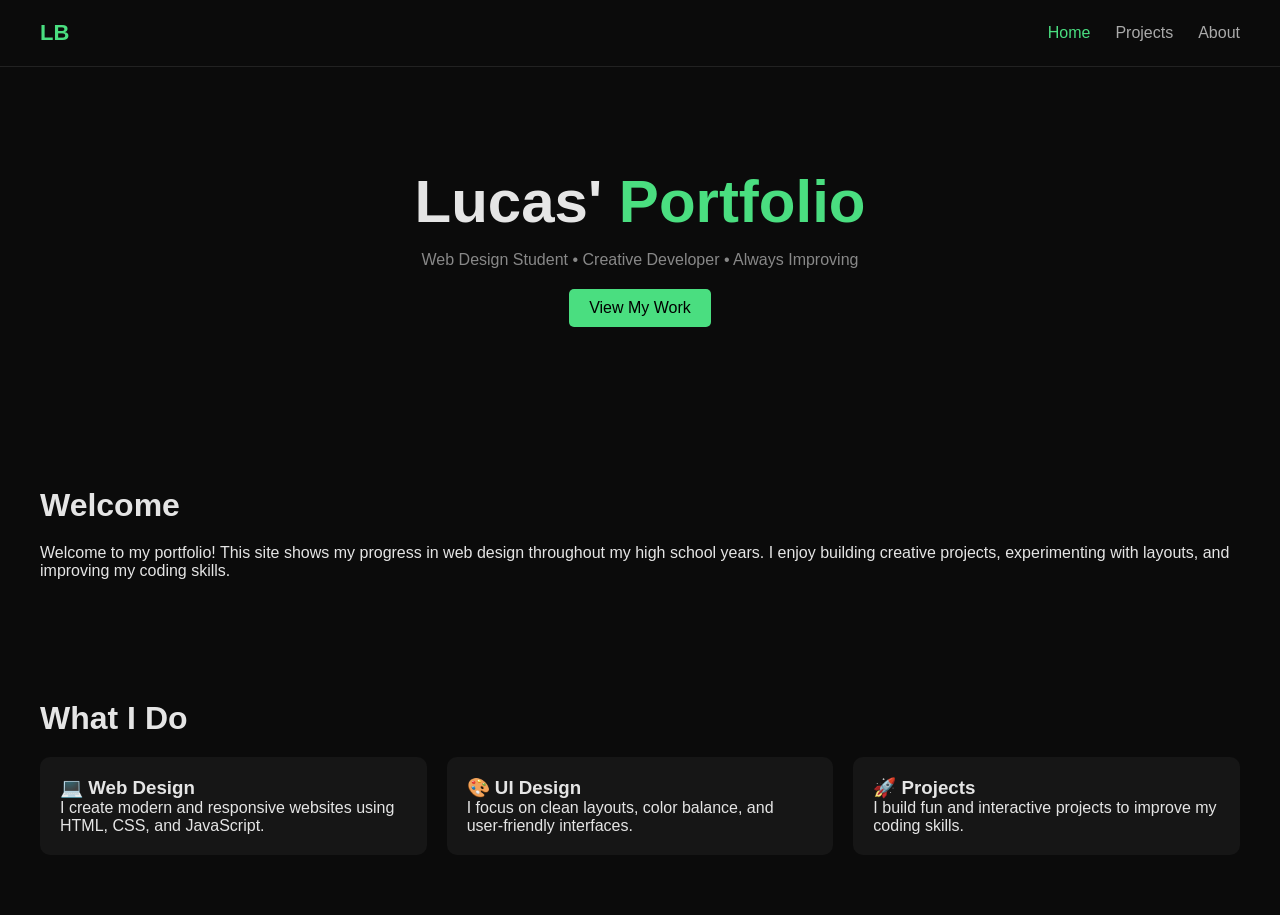
<file: index.html>
<!DOCTYPE html>
<html>
<head>
  <title>Home</title>
  <link rel="stylesheet" href="./homepage.css">
</head>
<body>

<nav>
  <div class="logo">LB</div>
  <ul>
    <li><a class="active" href="./index.html">Home</a></li>
    <li><a href="./projectpage.html">Projects</a></li>
    <li><a href="./aboutpage.html">About</a></li>
  </ul>
</nav>

<section class="hero">
  <h1>Lucas' <span class="green">Portfolio</span></h1>
  <p>Web Design Student • Creative Developer • Always Improving</p>
  <a href="./projectpage.html" class="btn">View My Work</a>
</section>

<section class="section">
  <h2>Welcome</h2>
  <p>
    Welcome to my portfolio! This site shows my progress in web design 
    throughout my high school years. I enjoy building creative projects, 
    experimenting with layouts, and improving my coding skills.
  </p>
</section>

<section class="section">
  <h2>What I Do</h2>
  <div class="card-container">

    <div class="card">
      <h3>💻 Web Design</h3>
      <p>I create modern and responsive websites using HTML, CSS, and JavaScript.</p>
    </div>

    <div class="card">
      <h3>🎨 UI Design</h3>
      <p>I focus on clean layouts, color balance, and user-friendly interfaces.</p>
    </div>

    <div class="card">
      <h3>🚀 Projects</h3>
      <p>I build fun and interactive projects to improve my coding skills.</p>
    </div>

  </div>
</section>

</body>
</html>
</file>
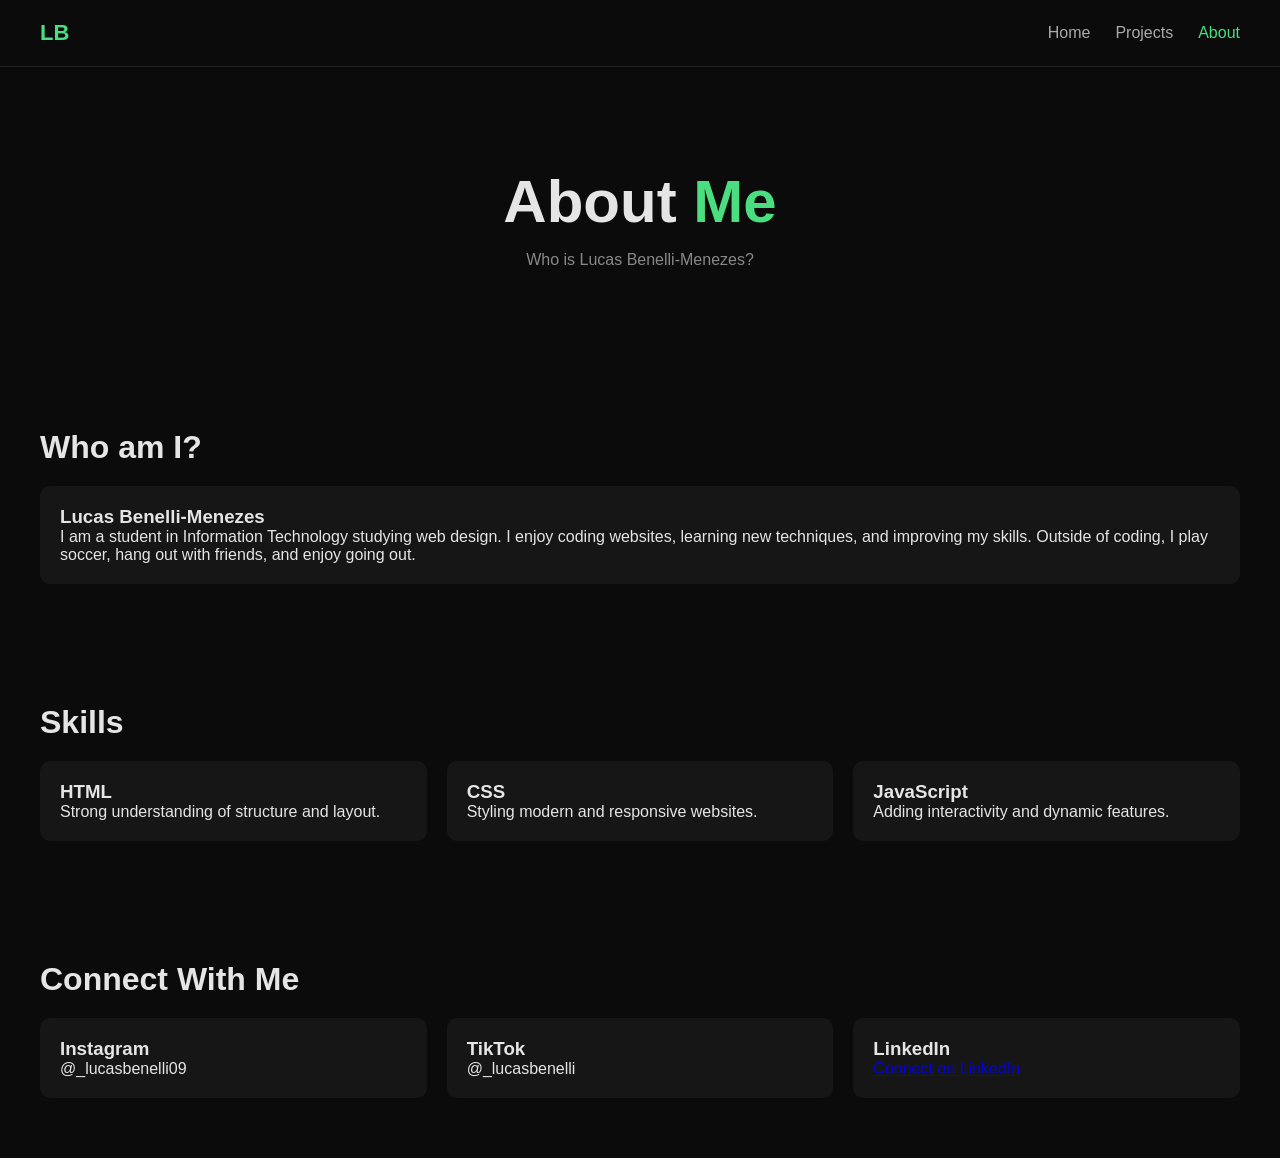
<file: aboutpage.html>
<!DOCTYPE html>
<html>

<head>
    <title>About</title>
    <link rel="stylesheet" href="./aboutpage.css">
</head>

<body>

    <nav>
        <div class="logo">LB</div>
        <ul>
            <li><a href="./index.html">Home</a></li>
            <li><a href="./projectpage.html">Projects</a></li>
            <li><a class="active" href="./aboutpage.html">About</a></li>
        </ul>
    </nav>

    <section class="hero">
        <h1>About <span class="green">Me</span></h1>
        <p>Who is Lucas Benelli-Menezes?</p>
    </section>

    <section class="section">
        <h2>Who am I?</h2>
        <div class="card">
            <h3>Lucas Benelli-Menezes</h3>
            <p>
                I am a student in Information Technology studying web design. I enjoy coding websites, learning new
                techniques, and improving my skills. Outside of coding, I play soccer, hang out with friends, and enjoy going out.
            </p>
        </div>
    </section>

    <section class="section">
        <h2>Skills</h2>
        <div class="card-container">

            <div class="card">
                <h3>HTML</h3>
                <p>Strong understanding of structure and layout.</p>
            </div>

            <div class="card">
                <h3>CSS</h3>
                <p>Styling modern and responsive websites.</p>
            </div>

            <div class="card">
                <h3>JavaScript</h3>
                <p>Adding interactivity and dynamic features.</p>
            </div>

        </div>
    </section>

    <section class="section">
        <h2>Connect With Me</h2>
        <div class="card-container">

            <div class="card">
                <h3>Instagram</h3>
                <p>@_lucasbenelli09</p>
            </div>

            <div class="card">
                <h3>TikTok</h3>
                <p>@_lucasbenelli</p>
            </div>

            <div class="card">
                <h3>LinkedIn</h3>
                <p><a href="https://www.linkedin.com/in/lucas-benelli-menezes-819723234" target="_blank">Connect on
                        LinkedIn</a></p>
            </div>

        </div>
    </section>

</body>

</html>
</file>
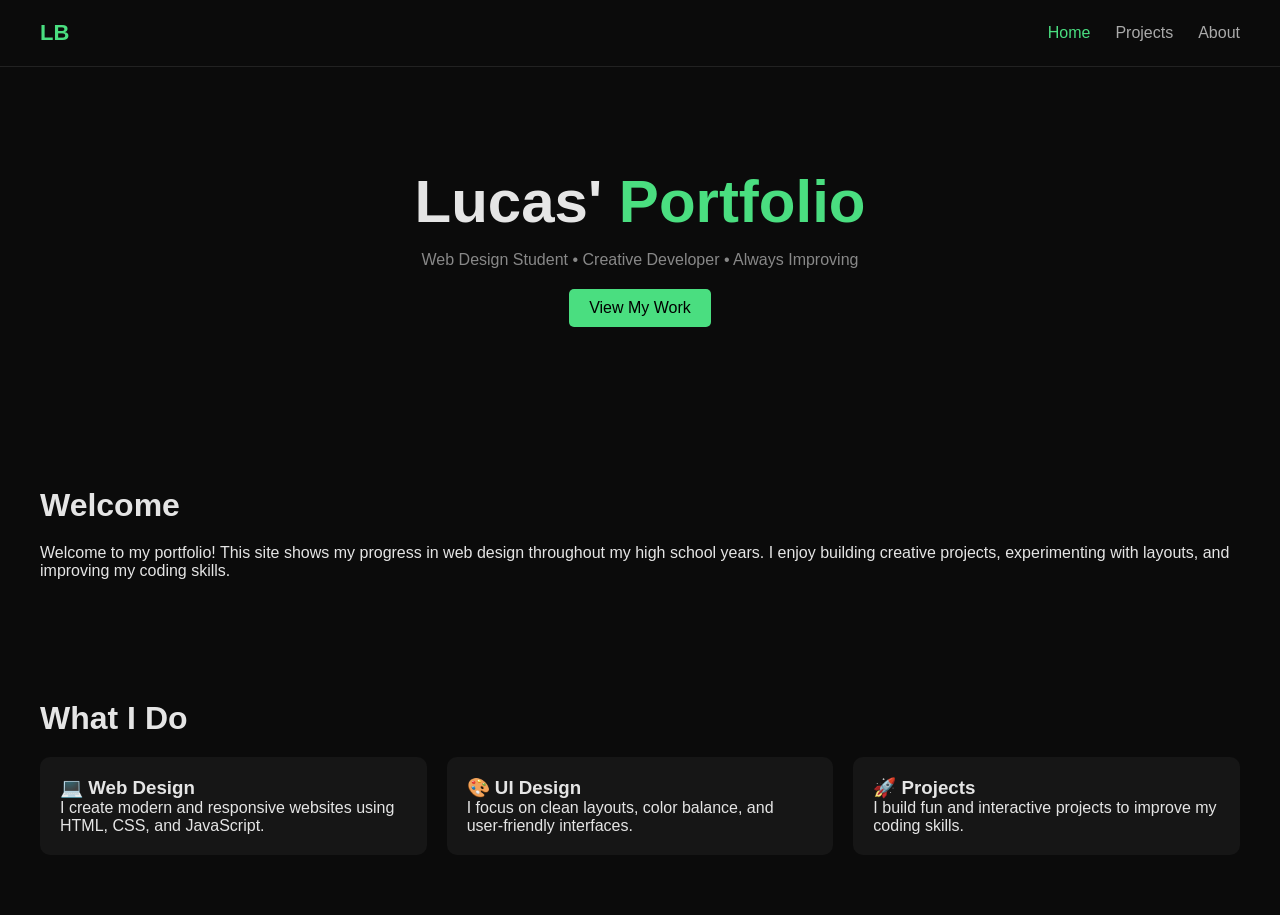
<file: homepage.html>
<!DOCTYPE html>
<html>
<head>
  <title>Home</title>
  <link rel="stylesheet" href="./homepage.css">
</head>
<body>

<nav>
  <div class="logo">LB</div>
  <ul>
    <li><a class="active" href="./homepage.html">Home</a></li>
    <li><a href="./projectpage.html">Projects</a></li>
    <li><a href="./aboutpage.html">About</a></li>
  </ul>
</nav>

<section class="hero">
  <h1>Lucas' <span class="green">Portfolio</span></h1>
  <p>Web Design Student • Creative Developer • Always Improving</p>
  <a href="./projectpage.html" class="btn">View My Work</a>
</section>

<section class="section">
  <h2>Welcome</h2>
  <p>
    Welcome to my portfolio! This site shows my progress in web design 
    throughout my high school years. I enjoy building creative projects, 
    experimenting with layouts, and improving my coding skills.
  </p>
</section>

<section class="section">
  <h2>What I Do</h2>
  <div class="card-container">

    <div class="card">
      <h3>💻 Web Design</h3>
      <p>I create modern and responsive websites using HTML, CSS, and JavaScript.</p>
    </div>

    <div class="card">
      <h3>🎨 UI Design</h3>
      <p>I focus on clean layouts, color balance, and user-friendly interfaces.</p>
    </div>

    <div class="card">
      <h3>🚀 Projects</h3>
      <p>I build fun and interactive projects to improve my coding skills.</p>
    </div>

  </div>
</section>

</body>
</html>
</file>
<file: homepage.css>
* {
  margin: 0;
  padding: 0;
  box-sizing: border-box;
  font-family: Arial, Helvetica, sans-serif;
}

body {
  background-color: #0b0b0b;
  color: #e5e5e5;
}

/* NAVBAR */
nav {
  display: flex;
  justify-content: space-between;
  align-items: center;
  padding: 20px 40px;
  border-bottom: 1px solid #222;
}

.logo {
  color: #4ade80;
  font-weight: bold;
  font-size: 22px;
}

nav ul {
  display: flex;
  list-style: none;
  gap: 25px;
}

nav a {
  text-decoration: none;
  color: #aaa;
  transition: 0.3s;
}

nav a:hover,
.active {
  color: #4ade80;
}

/* HERO */
.hero {
  text-align: center;
  padding: 100px 20px;
}

.hero h1 {
  font-size: 60px;
}

.green {
  color: #4ade80;
}

.hero p {
  margin-top: 15px;
  color: #888;
}

/* SECTION */
.section {
  padding: 60px 40px;
}

.section h2 {
  margin-bottom: 20px;
  font-size: 32px;
}

/* CARDS */
.card-container {
  display: flex;
  gap: 20px;
  flex-wrap: wrap;
}

.card {
  background: #161616;
  padding: 20px;
  border-radius: 10px;
  flex: 1;
  min-width: 250px;
  transition: 0.3s;
}

.card:hover {
  transform: translateY(-5px);
}

/* BUTTON */
.btn {
  display: inline-block;
  margin-top: 20px;
  padding: 10px 20px;
  background: #4ade80;
  color: black;
  text-decoration: none;
  border-radius: 5px;
}
</file>
<file: aboutpage.css>
* {
  margin: 0;
  padding: 0;
  box-sizing: border-box;
  font-family: Arial, Helvetica, sans-serif;
}

body {
  background-color: #0b0b0b;
  color: #e5e5e5;
}

/* NAVBAR */
nav {
  display: flex;
  justify-content: space-between;
  align-items: center;
  padding: 20px 40px;
  border-bottom: 1px solid #222;
}

.logo {
  color: #4ade80;
  font-weight: bold;
  font-size: 22px;
}

nav ul {
  display: flex;
  list-style: none;
  gap: 25px;
}

nav a {
  text-decoration: none;
  color: #aaa;
  transition: 0.3s;
}

nav a:hover,
.active {
  color: #4ade80;
}

/* HERO */
.hero {
  text-align: center;
  padding: 100px 20px;
}

.hero h1 {
  font-size: 60px;
}

.green {
  color: #4ade80;
}

.hero p {
  margin-top: 15px;
  color: #888;
}

/* SECTION */
.section {
  padding: 60px 40px;
}

.section h2 {
  margin-bottom: 20px;
  font-size: 32px;
}

/* CARDS */
.card-container {
  display: flex;
  gap: 20px;
  flex-wrap: wrap;
}

.card {
  background: #161616;
  padding: 20px;
  border-radius: 10px;
  flex: 1;
  min-width: 250px;
  transition: 0.3s;
}

.card:hover {
  transform: translateY(-5px);
}

/* BUTTON */
.btn {
  display: inline-block;
  margin-top: 20px;
  padding: 10px 20px;
  background: #4ade80;
  color: black;
  text-decoration: none;
  border-radius: 5px;
}
</file>
